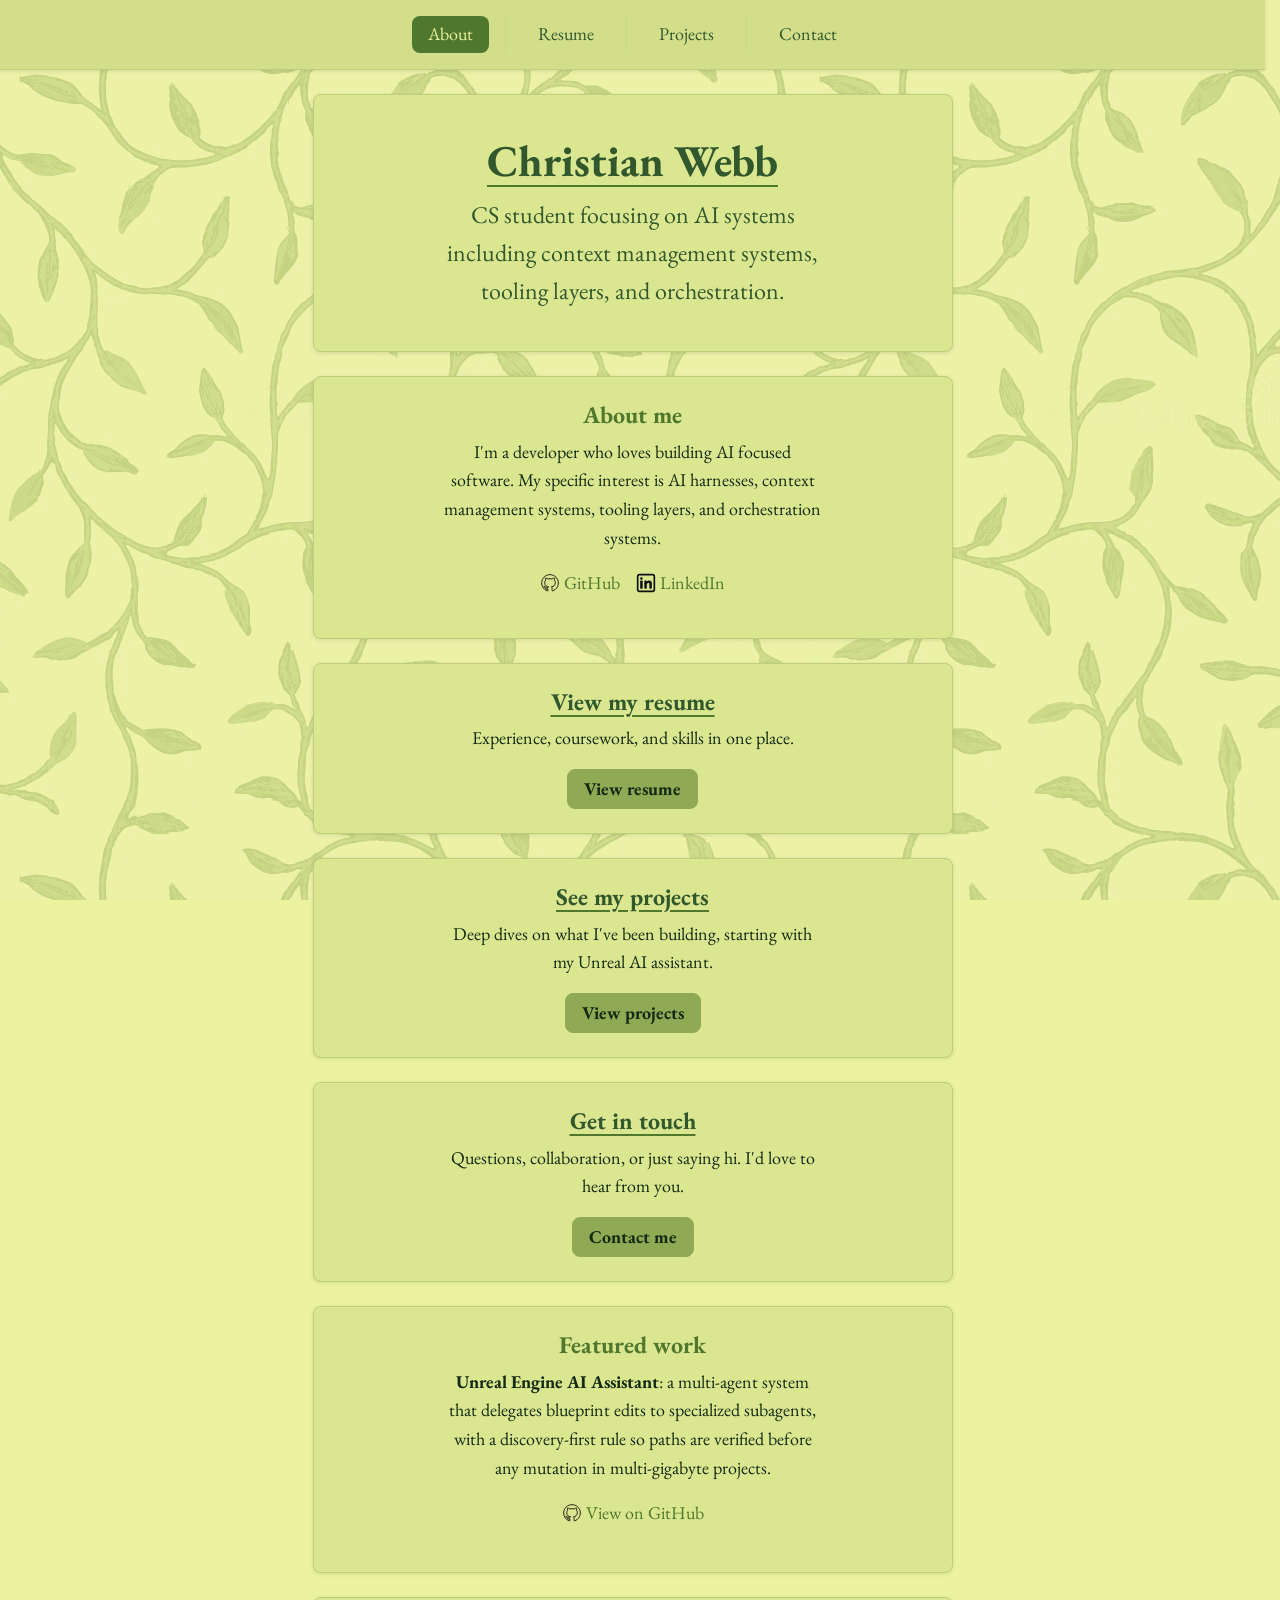
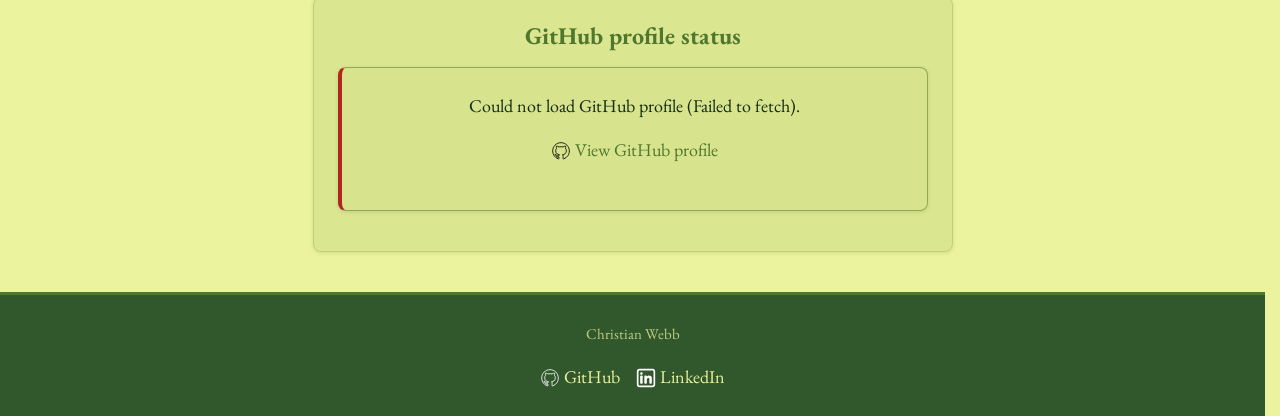
<file: index.html>
<!DOCTYPE html>
<html lang="en">
<head>
  <meta charset="UTF-8">
  <meta name="viewport" content="width=device-width, initial-scale=1">
  <title>Christian Webb</title>
  <link rel="stylesheet" href="css/styles.css">
  <link rel="stylesheet" href="css/page-header.css">
  <link rel="stylesheet" href="css/about.css">
</head>
<body data-page="about">
  <site-nav>
    <nav><ul>
      <li><a href="index.html" aria-current="page">About</a></li>
      <li><a href="pages/resume.html">Resume</a></li>
      <li><a href="pages/projects.html">Projects</a></li>
      <li><a href="pages/contact.html">Contact</a></li>
    </ul></nav>
  </site-nav>
  <main class="about-main">
    <page-header>
      <h1>Christian Webb</h1>
      <p class="page-header__tagline">CS student focusing on AI systems including context management systems, tooling layers, and orchestration.</p>
    </page-header>

    <section class="content-card">
      <h2>About me</h2>
      <p>I'm a developer who loves building AI focused software. My specific interest is AI harnesses, context management systems, tooling layers, and orchestration systems.</p>
      <p class="social-links">
        <a class="icon-link" href="https://github.com/ChristianWebb0209" target="_blank" rel="noopener noreferrer">
          <img src="assets/icons/github-icon.svg" alt="" width="20" height="20">GitHub
        </a>
        <a class="icon-link" href="https://www.linkedin.com/in/christian-webb-76530928a/" target="_blank" rel="noopener noreferrer">
          <img src="assets/icons/linkedin-icon.svg" alt="" width="20" height="20">LinkedIn
        </a>
      </p>
    </section>

    <section class="content-card promo-card">
      <h2 class="promo-heading">View my resume</h2>
      <p>Experience, coursework, and skills in one place.</p>
      <p><a class="btn" href="pages/resume.html">View resume</a></p>
    </section>

    <section class="content-card promo-card">
      <h2 class="promo-heading">See my projects</h2>
      <p>Deep dives on what I've been building, starting with my Unreal AI assistant.</p>
      <p><a class="btn" href="pages/projects.html">View projects</a></p>
    </section>

    <section class="content-card promo-card">
      <h2 class="promo-heading">Get in touch</h2>
      <p>Questions, collaboration, or just saying hi. I'd love to hear from you.</p>
      <p><a class="btn" href="pages/contact.html">Contact me</a></p>
    </section>

    <section class="content-card">
      <h2>Featured work</h2>
      <p><strong>Unreal Engine AI Assistant</strong>: a multi-agent system that delegates blueprint edits to specialized subagents, with a discovery-first rule so paths are verified before any mutation in multi-gigabyte projects.</p>
      <p><a class="icon-link" href="https://github.com/ChristianWebb0209/unreal-engine-ai-assistant">
        <img src="assets/icons/github-icon.svg" alt="" width="20" height="20">View on GitHub
      </a></p>
    </section>

    <section class="content-card">
      <h2>GitHub profile status</h2>
      <github-widget data-user="ChristianWebb0209">
        <p><a class="icon-link" href="https://github.com/ChristianWebb0209">
          <img src="assets/icons/github-icon.svg" alt="" width="20" height="20">View GitHub profile
        </a></p>
      </github-widget>
    </section>
  </main>
  <site-footer>
    <footer>
      <p><small>Christian Webb</small></p>
      <p class="footer-links">
        <a class="icon-link" href="https://github.com/ChristianWebb0209" target="_blank" rel="noopener noreferrer">
          <img src="assets/icons/github-icon.svg" alt="" width="20" height="20">GitHub
        </a>
        <a class="icon-link" href="https://www.linkedin.com/in/christian-webb-76530928a/" target="_blank" rel="noopener noreferrer">
          <img src="assets/icons/linkedin-icon.svg" alt="" width="20" height="20">LinkedIn
        </a>
      </p>
    </footer>
  </site-footer>
  <script type="module" src="js/site-nav.js"></script>
  <script type="module" src="js/page-header.js"></script>
  <script type="module" src="js/site-footer.js"></script>
  <script type="module" src="js/github-widget.js"></script>
</body>
</html>
</file>
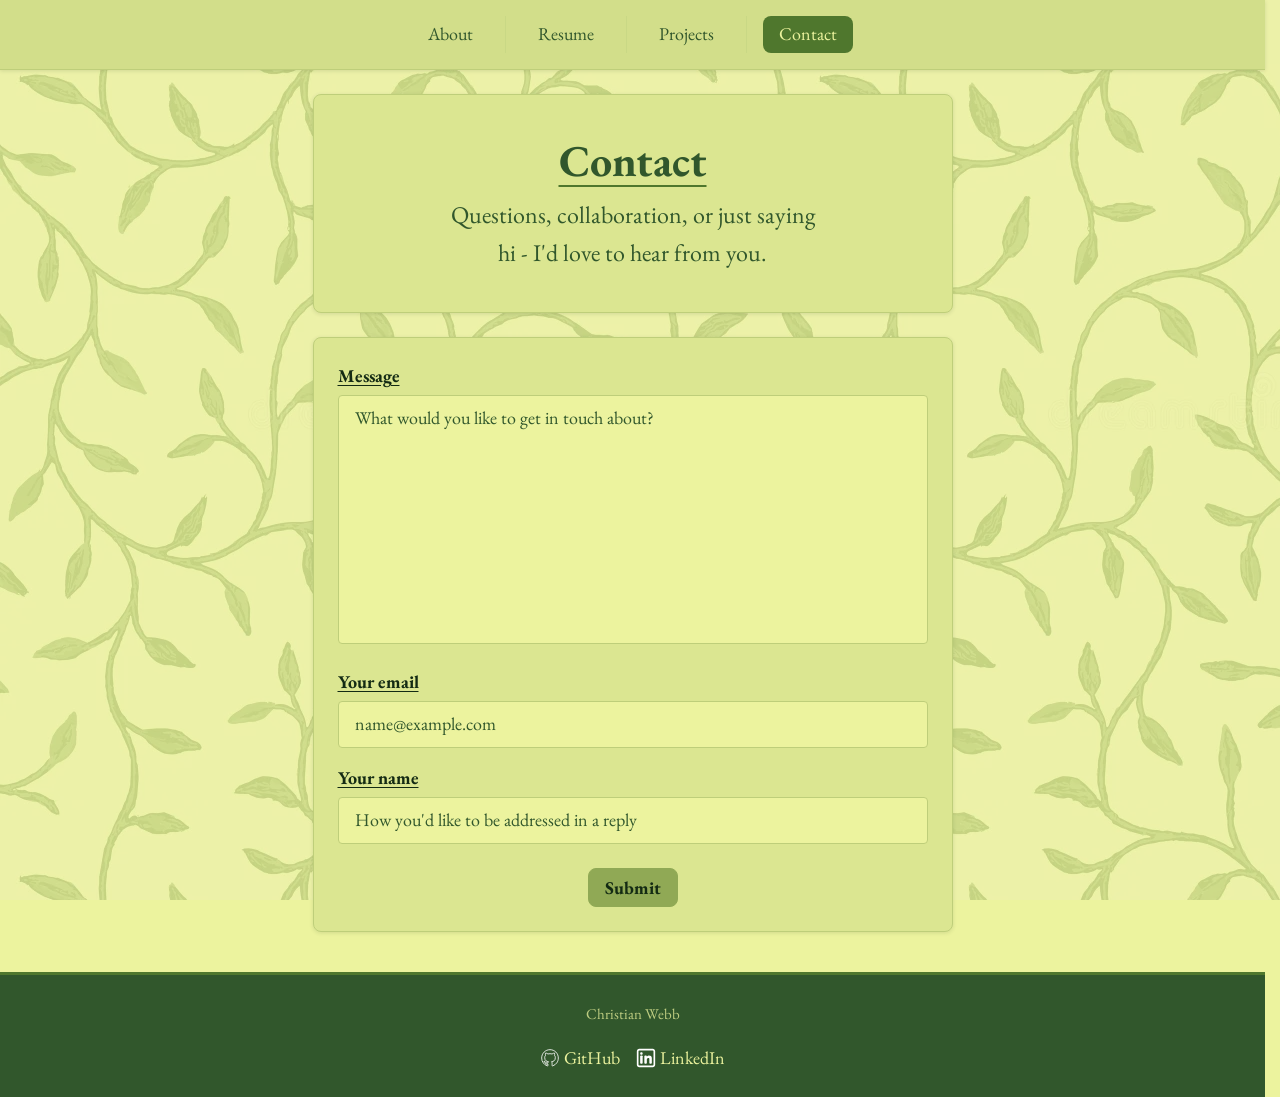
<file: pages/contact.html>
<!DOCTYPE html>
<html lang="en">
<head>
  <meta charset="UTF-8">
  <meta name="viewport" content="width=device-width, initial-scale=1">
  <title>Contact me</title>
  <link rel="stylesheet" href="../css/styles.css">
  <link rel="stylesheet" href="../css/page-header.css">
  <link rel="stylesheet" href="../css/contact.css">
</head>
<body data-page="contact">
  <site-nav>
    <nav><ul>
      <li><a href="../index.html">About</a></li>
      <li><a href="resume.html">Resume</a></li>
      <li><a href="projects.html">Projects</a></li>
      <li><a href="contact.html" aria-current="page">Contact</a></li>
    </ul></nav>
  </site-nav>
  <main>
    <page-header>
      <h1>Contact</h1>
      <p class="page-header__tagline">Questions, collaboration, or just saying hi - I'd love to hear from you.</p>
    </page-header>
    <form id="contact-form" method="post" action="#">
      <input type="text" name="_honey" class="visually-hidden" tabindex="-1" autocomplete="off" aria-hidden="true">
      <p class="form-field">
        <label for="body">Message</label>
        <textarea id="body" name="body" rows="8" required placeholder="What would you like to get in touch about?"></textarea>
      </p>
      <p class="form-field">
        <label for="from">Your email</label>
        <input id="from" name="from" type="email" required autocomplete="email" pattern="[^@\s]+@[^@\s]+\.[^@\s]+" title="Enter an email with @ and a dot in the domain." placeholder="name@example.com">
      </p>
      <p class="form-field">
        <label for="name">Your name</label>
        <input id="name" name="name" type="text" required autocomplete="name" placeholder="How you'd like to be addressed in a reply">
      </p>
      <p id="contact-status" class="form-status" role="status" aria-live="polite" hidden></p>
      <button type="submit">Submit</button>
    </form>
  </main>
  <site-footer>
    <footer>
      <p><small>Christian Webb</small></p>
      <p class="footer-links">
        <a class="icon-link" href="https://github.com/ChristianWebb0209" target="_blank" rel="noopener noreferrer">
          <img src="../assets/icons/github-icon.svg" alt="" width="20" height="20">GitHub
        </a>
        <a class="icon-link" href="https://www.linkedin.com/in/christian-webb-76530928a/" target="_blank" rel="noopener noreferrer">
          <img src="../assets/icons/linkedin-icon.svg" alt="" width="20" height="20">LinkedIn
        </a>
      </p>
    </footer>
  </site-footer>
  <script type="module" src="../js/site-nav.js"></script>
  <script type="module" src="../js/page-header.js"></script>
  <script type="module" src="../js/site-footer.js"></script>
  <script type="module" src="../js/contact-form.js"></script>
</body>
</html>
</file>
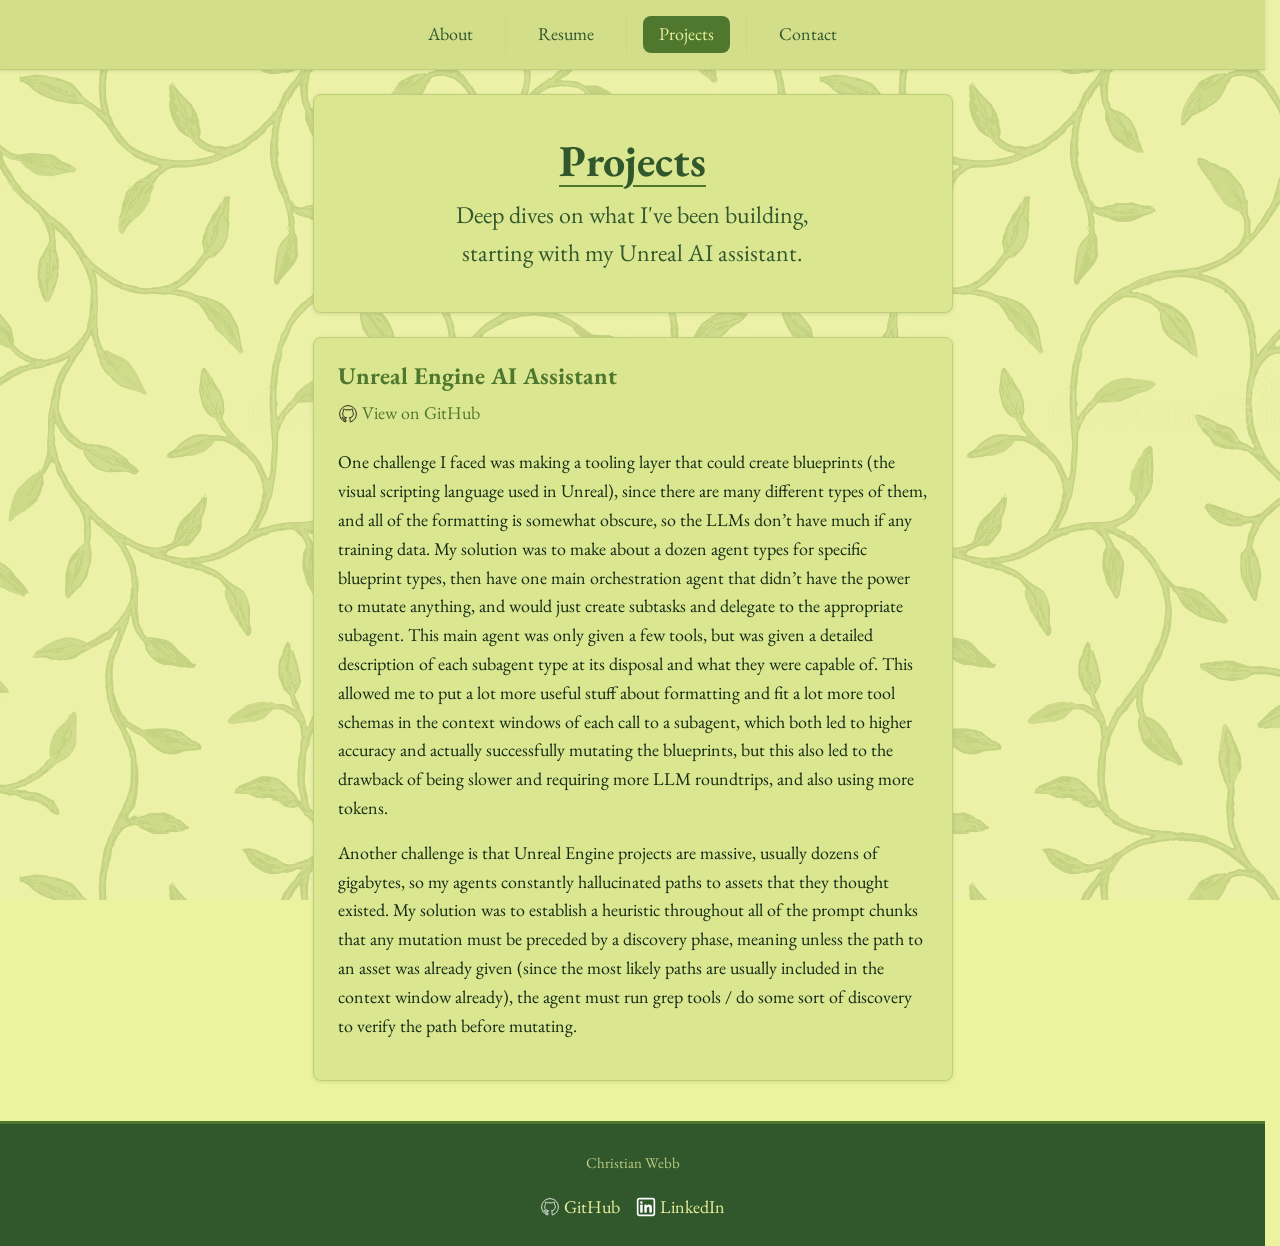
<file: pages/projects.html>
<!DOCTYPE html>
<html lang="en">
<head>
  <meta charset="UTF-8">
  <meta name="viewport" content="width=device-width, initial-scale=1">
  <title>Projects, Christian Webb</title>
  <link rel="stylesheet" href="../css/styles.css">
  <link rel="stylesheet" href="../css/page-header.css">
</head>
<body data-page="projects">
  <site-nav>
    <nav><ul>
      <li><a href="../index.html">About</a></li>
      <li><a href="resume.html">Resume</a></li>
      <li><a href="projects.html" aria-current="page">Projects</a></li>
      <li><a href="contact.html">Contact</a></li>
    </ul></nav>
  </site-nav>
  <main>
    <page-header>
      <h1>Projects</h1>
      <p class="page-header__tagline">Deep dives on what I've been building, starting with my Unreal AI assistant.</p>
    </page-header>
    <article>
      <h2>Unreal Engine AI Assistant</h2>
      <p><a class="icon-link" href="https://github.com/ChristianWebb0209/unreal-engine-ai-assistant">
        <img src="../assets/icons/github-icon.svg" alt="" width="20" height="20">View on GitHub
      </a></p>
      <p>One challenge I faced was making a tooling layer that could create blueprints (the visual scripting language used in Unreal), since there are many different types of them, and all of the formatting is somewhat obscure, so the LLMs don’t have much if any training data. My solution was to make about a dozen agent types for specific blueprint types, then have one main orchestration agent that didn’t have the power to mutate anything, and would just create subtasks and delegate to the appropriate subagent. This main agent was only given a few tools, but was given a detailed description of each subagent type at its disposal and what they were capable of. This allowed me to put a lot more useful stuff about formatting and fit a lot more tool schemas in the context windows of each call to a subagent, which both led to higher accuracy and actually successfully mutating the blueprints, but this also led to the drawback of being slower and requiring more LLM roundtrips, and also using more tokens.</p>
      <p>Another challenge is that Unreal Engine projects are massive, usually dozens of gigabytes, so my agents constantly hallucinated paths to assets that they thought existed. My solution was to establish a heuristic throughout all of the prompt chunks that any mutation must be preceded by a discovery phase, meaning unless the path to an asset was already given (since the most likely paths are usually included in the context window already), the agent must run grep tools / do some sort of discovery to verify the path before mutating.</p>
    </article>
  </main>
  <site-footer>
    <footer>
      <p><small>Christian Webb</small></p>
      <p class="footer-links">
        <a class="icon-link" href="https://github.com/ChristianWebb0209" target="_blank" rel="noopener noreferrer">
          <img src="../assets/icons/github-icon.svg" alt="" width="20" height="20">GitHub
        </a>
        <a class="icon-link" href="https://www.linkedin.com/in/christian-webb-76530928a/" target="_blank" rel="noopener noreferrer">
          <img src="../assets/icons/linkedin-icon.svg" alt="" width="20" height="20">LinkedIn
        </a>
      </p>
    </footer>
  </site-footer>
  <script type="module" src="../js/site-nav.js"></script>
  <script type="module" src="../js/page-header.js"></script>
  <script type="module" src="../js/site-footer.js"></script>
</body>
</html>
</file>
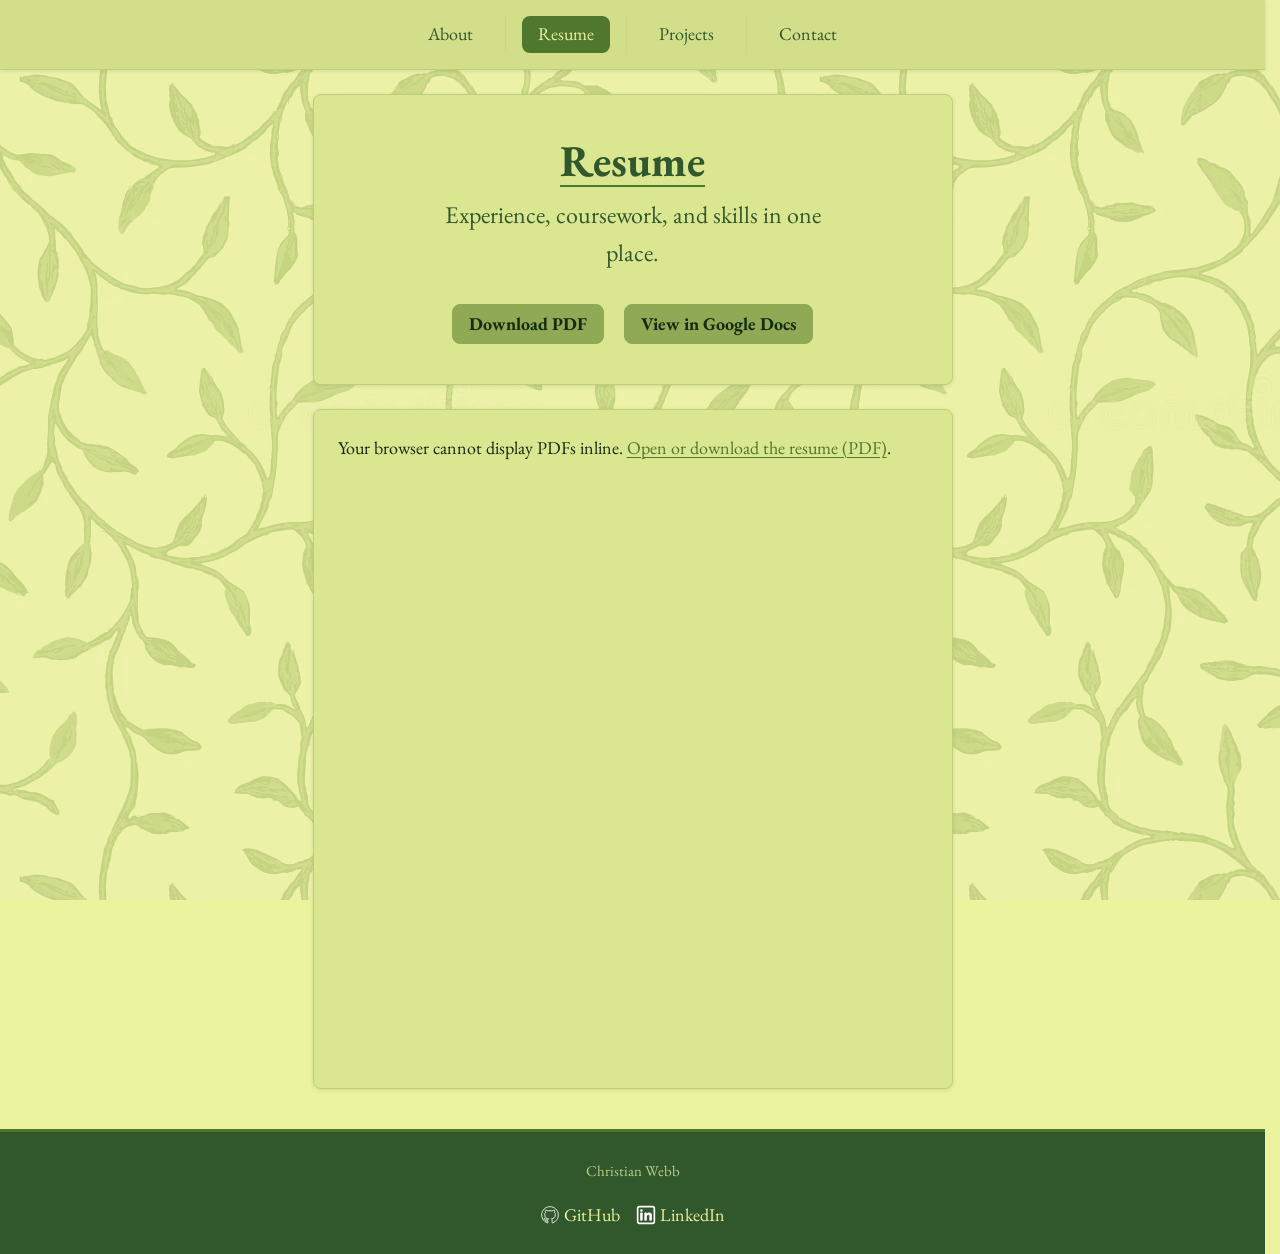
<file: pages/resume.html>
<!DOCTYPE html>
<html lang="en">
<head>
  <meta charset="UTF-8">
  <meta name="viewport" content="width=device-width, initial-scale=1">
  <title>Resume, Christian Webb</title>
  <link rel="stylesheet" href="../css/styles.css">
  <link rel="stylesheet" href="../css/page-header.css">
</head>
<body data-page="resume">
  <site-nav>
    <nav><ul>
      <li><a href="../index.html">About</a></li>
      <li><a href="resume.html" aria-current="page">Resume</a></li>
      <li><a href="projects.html">Projects</a></li>
      <li><a href="contact.html">Contact</a></li>
    </ul></nav>
  </site-nav>
  <main>
    <page-header>
      <h1>Resume</h1>
      <p class="page-header__tagline">Experience, coursework, and skills in one place.</p>
      <p>
        <a class="btn" href="../assets/resume.pdf" download>Download PDF</a>
        <a class="btn" href="https://docs.google.com/document/d/1uA3yp7Osdv8o6sY6v0ztBBa68W3MHB0ryZLXkAGMUyE/edit?usp=sharing">View in Google Docs</a>
      </p>
    </page-header>
    <article>
      <h2 class="visually-hidden">Resume document</h2>
      <object
        data="../assets/resume.pdf"
        type="application/pdf"
        title="Christian Webb resume">
        <p>
          Your browser cannot display PDFs inline.
          <a href="../assets/resume.pdf">Open or download the resume (PDF)</a>.
        </p>
      </object>
    </article>
  </main>
  <site-footer>
    <footer>
      <p><small>Christian Webb</small></p>
      <p class="footer-links">
        <a class="icon-link" href="https://github.com/ChristianWebb0209" target="_blank" rel="noopener noreferrer">
          <img src="../assets/icons/github-icon.svg" alt="" width="20" height="20">GitHub
        </a>
        <a class="icon-link" href="https://www.linkedin.com/in/christian-webb-76530928a/" target="_blank" rel="noopener noreferrer">
          <img src="../assets/icons/linkedin-icon.svg" alt="" width="20" height="20">LinkedIn
        </a>
      </p>
    </footer>
  </site-footer>
  <script type="module" src="../js/site-nav.js"></script>
  <script type="module" src="../js/page-header.js"></script>
  <script type="module" src="../js/site-footer.js"></script>
</body>
</html>
</file>
<file: css/styles.css>
/* --- Fonts (local only) --- */
@font-face {
  font-family: "EB Garamond";
  src: url("../assets/fonts/EBGaramond-Regular.ttf") format("truetype");
  font-weight: 400;
  font-style: normal;
  font-display: swap;
}

@font-face {
  font-family: "EB Garamond";
  src: url("../assets/fonts/EBGaramond-Italic.ttf") format("truetype");
  font-weight: 400;
  font-style: italic;
  font-display: swap;
}

@font-face {
  font-family: "EB Garamond";
  src: url("../assets/fonts/EBGaramond-Bold.ttf") format("truetype");
  font-weight: 700;
  font-style: normal;
  font-display: swap;
}

/* --- Tokens --- */
:root {
  /* Palette (darkest → lightest) */
  --color-green-900: #132a13;
  --color-green-700: #31572c;
  --color-green-500: #4f772d;
  --color-green-300: #90a955;
  --color-green-100: #ecf39e;

  /* Accent */
  --color-accent: var(--color-green-500);
  --color-accent-hover: var(--color-green-700);
  --color-accent-active: var(--color-green-900);
  --color-accent-muted: var(--color-green-300);
  --color-accent-subtle: color-mix(in srgb, var(--color-green-100) 78%, var(--color-green-300));
  --color-highlight: var(--color-green-100);

  /* Buttons */
  --btn-padding-block: var(--space-sm);
  --btn-padding-inline: var(--space-md);
  --color-btn-bg: var(--color-green-300);
  --color-btn-bg-hover: color-mix(in srgb, var(--color-green-100) 65%, var(--color-green-300));
  --color-btn-bg-active: var(--color-green-500);
  --color-btn-text: var(--color-green-900);

  /* Surfaces */
  --color-bg: var(--color-green-100);
  --color-bg-elevated: color-mix(in srgb, var(--color-green-100) 82%, var(--color-green-300));
  --color-surface: color-mix(in srgb, var(--color-green-300) 22%, var(--color-green-100));

  /* Text */
  --color-text: var(--color-green-900);
  --color-text-muted: var(--color-green-700);
  --color-text-on-accent: var(--color-green-100);
  --color-text-on-dark: var(--color-green-100);

  /* Nav */
  --color-nav-bar-bg: color-mix(in srgb, var(--color-green-100) 72%, var(--color-green-300));
  --color-nav-link: var(--color-green-700);
  --color-nav-link-hover-bg: color-mix(in srgb, var(--color-green-300) 28%, var(--color-green-100));
  --color-nav-link-active-bg: var(--color-green-500);
  --color-nav-link-active-text: var(--color-green-100);
  --color-nav-divider: color-mix(in srgb, var(--color-green-500) 22%, var(--color-green-100));

  /* Footer */
  --color-chrome-bg: var(--color-green-700);
  --color-chrome-border: var(--color-green-500);
  --color-chrome-text: var(--color-green-100);
  --color-chrome-text-muted: var(--color-green-100);
  --color-footer-bg: var(--color-chrome-bg);
  --color-footer-text: var(--color-chrome-text);

  /* Borders & focus */
  --color-border: color-mix(in srgb, var(--color-green-300) 50%, var(--color-green-100));
  --color-border-focus: var(--color-green-500);
  --color-error: #b3261e;

  /* Typography */
  --font-family-serif: "EB Garamond", Georgia, "Times New Roman", serif;
  --font-size-base: 1.125rem;
  --font-size-sm: 0.9375rem;
  --font-size-lg: 1.5rem;
  --font-size-xl: clamp(2rem, 5vw, 2.75rem);
  --line-height-base: 1.6;
  --line-height-heading: 1.2;

  /* Spacing */
  --space-xs: 0.25rem;
  --space-sm: 0.5rem;
  --space-md: 1rem;
  --space-lg: 1.5rem;
  --space-xl: 2.5rem;

  /* Layout */
  --content-max-width: 42rem;
  --nav-gap: var(--space-md);

  /* Shape & motion */
  --radius-sm: 0.25rem;
  --radius-md: 0.5rem;
  --shadow-sm: 0 1px 4px rgb(19 42 19 / 0.12);
  --shadow-md: 0 4px 12px rgb(19 42 19 / 0.1);
  --transition-fast: 150ms ease;
  --transition-base: 220ms ease;
}

/* --- Reset & base --- */
*,
*::before,
*::after {
  box-sizing: border-box;
}

html {
  color-scheme: light;
  scrollbar-gutter: stable;
}

body {
  margin: 0;
  min-height: 100vh;
  display: flex;
  flex-direction: column;
  font-family: var(--font-family-serif);
  font-size: var(--font-size-base);
  line-height: var(--line-height-base);
  color: var(--color-text);
  background-color: var(--color-bg);
}

body::before {
  content: "";
  position: fixed;
  inset: 0;
  z-index: -1;
  background-image: url("../assets/vine-bkg.webp");
  background-repeat: repeat;
  opacity: var(--vine-opacity, 0.2);
  pointer-events: none;
}

/* --- Typography --- */
h1,
h2,
h3 {
  line-height: var(--line-height-heading);
  font-weight: 700;
  margin: 0 0 var(--space-sm);
}

h1 {
  font-size: var(--font-size-xl);
  color: var(--color-green-700);
}

h2 {
  font-size: var(--font-size-lg);
  color: var(--color-green-500);
}

p {
  margin: 0 0 var(--space-md);
}

small {
  font-size: var(--font-size-sm);
  color: var(--color-text-muted);
}

/* --- Layout --- */
main {
  flex: 1;
  width: min(100% - var(--space-lg) * 2, var(--content-max-width));
  margin: 0 auto;
  padding: var(--space-lg) var(--space-md) var(--space-xl);
}

main > :first-child {
  margin-top: 0;
}

main > header:not(.page-header__inner) {
  margin-bottom: var(--space-lg);
  padding-bottom: var(--space-md);
  border-bottom: 1px solid var(--color-border);
}

section + section,
article,
.content-card {
  margin-top: var(--space-lg);
  padding: var(--space-lg);
  background: var(--color-bg-elevated);
  border: 1px solid var(--color-border);
  border-radius: var(--radius-md);
  box-shadow: var(--shadow-sm);
}

article object[type="application/pdf"] {
  display: block;
  width: 100%;
  min-height: 70vh;
  border: 0;
}

.promo-card {
  text-align: center;
}

.promo-card .promo-heading {
  font-size: var(--font-size-lg);
  font-weight: 700;
  color: var(--color-green-700);
  margin: 0 0 var(--space-sm);
  text-decoration: underline;
  text-decoration-color: var(--color-green-500);
  text-decoration-thickness: 2px;
  text-underline-offset: 0.2em;
}

.promo-card p:last-child {
  margin-bottom: 0;
}

/* --- Navigation --- */
site-nav {
  display: block;
  position: sticky;
  top: 0;
  z-index: 100;
  min-height: 3.75rem;
  background: var(--color-nav-bar-bg);
  border-bottom: 1px solid var(--color-border);
  box-shadow: var(--shadow-sm);
}

site-nav nav {
  display: flex;
  justify-content: center;
}

nav ul {
  display: flex;
  justify-content: center;
  align-items: center;
  gap: 0;
  list-style: none;
  margin: 0;
  padding: var(--space-md);
  flex-wrap: wrap;
}

nav li + li {
  border-left: 1px solid var(--color-nav-divider);
  margin-left: var(--space-md);
  padding-left: var(--space-md);
}

nav a {
  display: inline-block;
  padding: var(--space-xs) var(--space-md);
  border-radius: var(--radius-md);
  text-decoration: none;
  color: var(--color-nav-link);
  font-weight: 400;
  background-color: transparent;
  transition:
    color var(--transition-fast),
    background-color var(--transition-fast);
}

nav a:hover {
  background-color: var(--color-nav-link-hover-bg);
}

nav a[aria-current="page"] {
  color: var(--color-nav-link-active-text);
  background-color: var(--color-nav-link-active-bg);
}

/* --- Icon links --- */
.icon-link {
  display: inline-flex;
  align-items: center;
  gap: var(--space-xs);
  text-decoration: none;
}

.icon-link img {
  width: 1.25rem;
  height: 1.25rem;
  flex-shrink: 0;
}

.social-links {
  display: flex;
  flex-wrap: wrap;
  gap: var(--space-md);
}

site-footer .icon-link img {
  filter: brightness(0) invert(1);
}

/* --- Links --- */
a {
  color: var(--color-accent);
  text-decoration-thickness: 1px;
  text-underline-offset: 0.15em;
  transition: color var(--transition-fast);
}

a:hover {
  color: var(--color-accent-hover);
}

a:focus-visible {
  outline: 2px solid var(--color-border-focus);
  outline-offset: 2px;
  border-radius: var(--radius-sm);
}

/* --- Buttons --- */
button,
.btn,
input[type="submit"] {
  display: inline-block;
  font-family: var(--font-family-serif);
  font-size: var(--font-size-base);
  font-weight: 700;
  line-height: 1.2;
  padding: var(--btn-padding-block) var(--btn-padding-inline);
  border: 1px solid var(--color-btn-bg);
  border-radius: var(--radius-md);
  background-color: var(--color-btn-bg);
  color: var(--color-btn-text);
  cursor: pointer;
  text-decoration: none;
  transition:
    background-color var(--transition-fast),
    border-color var(--transition-fast),
    transform var(--transition-fast);
}

button:hover,
.btn:hover,
input[type="submit"]:hover {
  background-color: var(--color-btn-bg-hover);
  border-color: var(--color-btn-bg-hover);
  color: var(--color-btn-text);
}

button:active,
.btn:active,
input[type="submit"]:active {
  background-color: var(--color-btn-bg-active);
  border-color: var(--color-btn-bg-active);
  color: var(--color-text-on-accent);
  transform: translateY(1px);
}

button:focus-visible,
.btn:focus-visible,
input[type="submit"]:focus-visible {
  outline: 2px solid var(--color-border-focus);
  outline-offset: 2px;
}

.btn + .btn,
button + button,
input[type="submit"] + input[type="submit"] {
  margin-left: var(--space-md);
  margin-top: var(--space-md);
}

/* --- Forms --- */
form {
  display: grid;
  gap: var(--space-md);
  width: 100%;
  padding: var(--space-lg);
  background: var(--color-bg-elevated);
  border: 1px solid var(--color-border);
  border-radius: var(--radius-md);
  box-shadow: var(--shadow-sm);
}

form p {
  margin: 0;
}

label {
  display: block;
  margin-bottom: var(--space-xs);
  font-weight: 700;
  color: var(--color-text);
}

input,
textarea {
  width: 100%;
  max-width: 100%;
  font-family: var(--font-family-serif);
  font-size: var(--font-size-base);
  line-height: var(--line-height-base);
  padding: var(--space-sm) var(--space-md);
  color: var(--color-text);
  background-color: var(--color-bg);
  border: 1px solid var(--color-border);
  border-radius: var(--radius-sm);
  transition:
    border-color var(--transition-fast),
    box-shadow var(--transition-fast);
}

input::placeholder,
textarea::placeholder {
  color: var(--color-text-muted);
}

input:hover,
textarea:hover {
  border-color: var(--color-accent-muted);
}

input:focus,
textarea:focus {
  outline: none;
  border-color: var(--color-border-focus);
  box-shadow: 0 0 0 3px color-mix(in srgb, var(--color-accent) 25%, transparent);
}

input:user-invalid:not(:focus),
textarea:user-invalid:not(:focus) {
  border-color: var(--color-error);
}

form button,
form input[type="submit"] {
  justify-self: start;
  margin-top: var(--space-sm);
}

/* --- Components --- */
github-widget {
  display: block;
  margin: var(--space-md) 0;
  padding: var(--space-lg);
  background: var(--color-surface);
  border: 1px solid var(--color-green-300);
  border-left: 4px solid var(--color-green-500);
  border-radius: var(--radius-md);
  box-shadow: var(--shadow-sm);
}

github-widget[data-state="loading"] {
  opacity: 0.7;
  color: var(--color-text-muted);
}

github-widget[data-state="error"] {
  border-left-color: var(--color-error);
}

/* --- Footer --- */
site-footer {
  display: block;
  margin-top: auto;
}

site-footer footer {
  display: flex;
  flex-direction: column;
  align-items: center;
  gap: var(--space-md);
  padding: var(--space-lg) var(--space-md);
  text-align: center;
  border-top: 3px solid var(--color-chrome-border);
  background: var(--color-chrome-bg);
  color: var(--color-chrome-text);
}

site-footer footer p {
  margin: 0;
}

site-footer footer small {
  color: color-mix(in srgb, var(--color-chrome-text) 75%, transparent);
}

site-footer .footer-links {
  display: flex;
  gap: var(--space-md);
  flex-wrap: wrap;
  justify-content: center;
}

site-footer footer a:not(.btn) {
  color: var(--color-chrome-text);
}

site-footer footer a:not(.btn):hover {
  color: var(--color-chrome-text-muted);
}

.visually-hidden {
  position: absolute;
  width: 1px;
  height: 1px;
  padding: 0;
  margin: -1px;
  overflow: hidden;
  clip: rect(0, 0, 0, 0);
  white-space: nowrap;
  border: 0;
}
</file>
<file: css/page-header.css>
/* --- Page header component --- */
page-header {
  display: block;
  margin-top: 0;
  margin-bottom: var(--space-lg);
}

.page-header__inner {
  margin: 0;
  padding: var(--space-xl) var(--space-lg);
  text-align: center;
  background: var(--color-bg-elevated);
  border: 1px solid var(--color-border);
  border-radius: var(--radius-md);
  box-shadow: var(--shadow-sm);
}

.page-header__inner h1,
page-header:not(:has(.page-header__inner)) h1 {
  margin: 0 0 var(--space-sm);
  text-decoration: underline;
  text-decoration-color: var(--color-green-500);
  text-decoration-thickness: 2px;
  text-underline-offset: 0.2em;
}

.page-header__tagline {
  font-size: var(--font-size-lg);
  color: var(--color-green-700);
  max-width: 32ch;
  margin: 0 auto var(--space-md);
}

.page-header__inner > :last-child {
  margin-bottom: 0;
}

.page-header__inner p {
  margin-inline: auto;
}

/* No-JS fallback */
page-header:not(:has(.page-header__inner)) {
  display: block;
  margin-bottom: var(--space-lg);
  padding: var(--space-xl) var(--space-lg);
  text-align: center;
  background: var(--color-bg-elevated);
  border: 1px solid var(--color-border);
  border-radius: var(--radius-md);
  box-shadow: var(--shadow-sm);
}
</file>
<file: css/about.css>
/* --- About page layout --- */
.about-main {
  text-align: center;
}

.about-main .social-links {
  justify-content: center;
}

.about-main .content-card p {
  max-width: 42ch;
  margin-inline: auto;
}
</file>
<file: css/contact.css>
/* --- Contact page --- */
body[data-page="contact"] form label {
  text-decoration: underline;
  text-underline-offset: 0.15em;
}

body[data-page="contact"] textarea {
  resize: none;
}

body[data-page="contact"] form button[type="submit"] {
  justify-self: center;
}

.form-status {
  margin: 0;
  padding: var(--space-sm) var(--space-md);
  border-radius: var(--radius-sm);
  font-weight: 700;
  text-align: center;
}

.form-status.is-error {
  color: var(--color-error);
  background: color-mix(in srgb, var(--color-error) 8%, var(--color-bg));
  border: 1px solid color-mix(in srgb, var(--color-error) 35%, transparent);
}

.form-status.is-success {
  color: var(--color-green-700);
  background: color-mix(in srgb, var(--color-green-500) 10%, var(--color-bg));
  border: 1px solid color-mix(in srgb, var(--color-green-500) 35%, transparent);
}

.form-status.is-loading {
  color: var(--color-text);
  background: var(--color-surface);
  border: 1px solid var(--color-border);
}

form button[type="submit"]:disabled {
  opacity: 0.7;
  cursor: wait;
}
</file>
